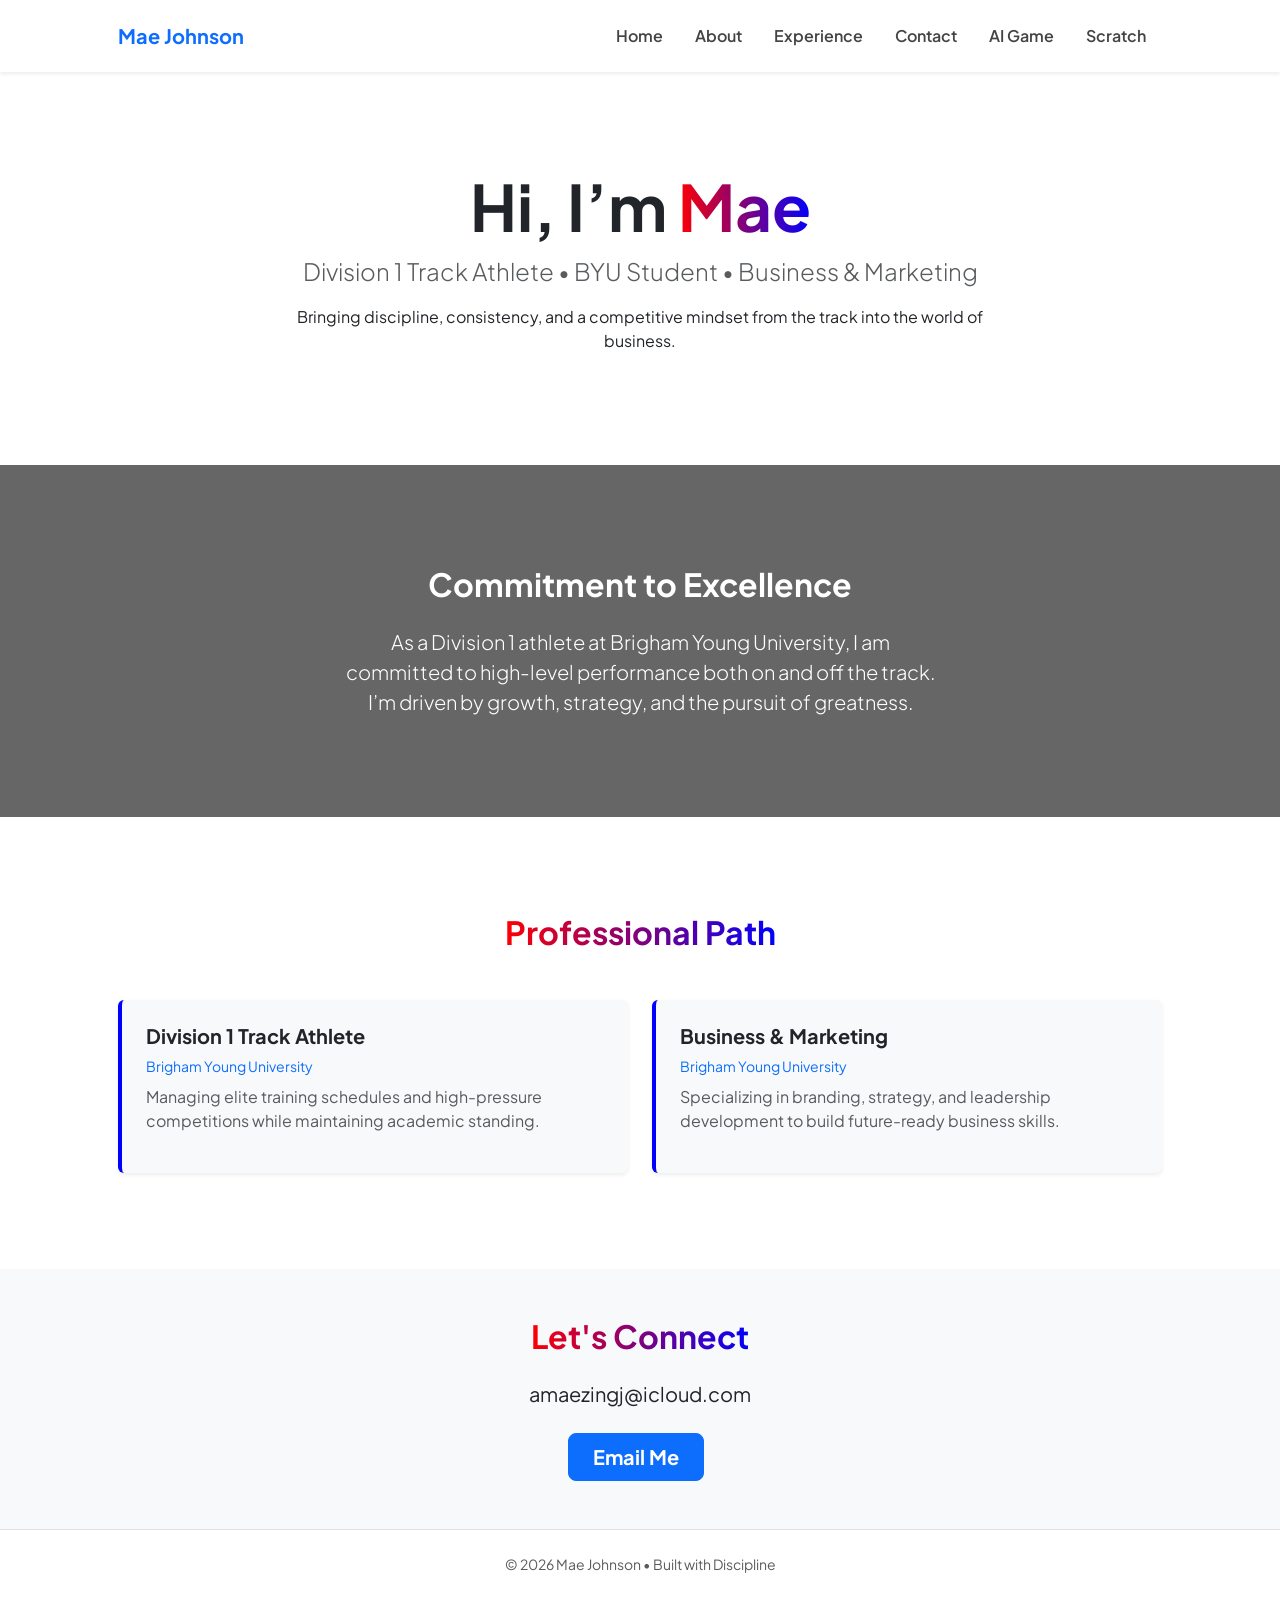
<file: index.html>
<!DOCTYPE html>
<html lang="en">
<head>
<meta charset="utf-8" />
<meta name="viewport" content="width=device-width, initial-scale=1" />
<title>Mae Johnson | Portfolio</title>

<link href="https://fonts.googleapis.com/css2?family=Plus+Jakarta+Sans:wght@300;400;600;700;800&display=swap" rel="stylesheet" />
<link href="https://cdn.jsdelivr.net/npm/bootstrap@5.2.3/dist/css/bootstrap.min.css" rel="stylesheet" />

<style>
  /* Smooth scrolling for the whole page */
  html {
    scroll-behavior: smooth;
  }

  body {
    font-family: 'Plus Jakarta Sans', sans-serif;
    padding-top: 72px; /* Prevents content from hiding behind the fixed navbar */
  }

  .text-gradient {
    background: linear-gradient(90deg, #fe0002, #0001fc);
    -webkit-background-clip: text;
    -webkit-text-fill-color: transparent;
  }

  /* Offset anchor points for nav links so headers aren't cut off */
  section {
    scroll-margin-top: 80px;
  }

  /* Aesthetic Image Section */
  .parallax-bg {
    background-image: linear-gradient(rgba(0, 0, 0, 0.6), rgba(0, 0, 0, 0.6)), 
      url('https://byucougars.com/track-facilities');
    background-attachment: fixed;
    background-position: center;
    background-repeat: no-repeat;
    background-size: cover;
    padding: 100px 0;
    color: white;
  }

  .experience-card {
    border: none;
    border-left: 4px solid #0001fc;
    transition: transform 0.3s ease;
  }

  .experience-card:hover {
    transform: translateY(-5px);
  }

  .nav-link {
    font-weight: 600;
    color: #444 !important;
    transition: color 0.2s ease;
  }

  .nav-link:hover {
    color: #0001fc !important;
  }
</style>
</head>

<body class="d-flex flex-column h-100">

<nav class="navbar navbar-expand-lg navbar-light bg-white py-3 shadow-sm fixed-top">
  <div class="container px-5">
    <a class="navbar-brand fw-bold text-primary" href="#">Mae Johnson</a>
    
    <button class="navbar-toggler" type="button" data-bs-toggle="collapse" data-bs-target="#navbarNav" aria-controls="navbarNav" aria-expanded="false" aria-label="Toggle navigation">
      <span class="navbar-toggler-icon"></span>
    </button>
    
    <div class="collapse navbar-collapse" id="navbarNav">
      <ul class="navbar-nav ms-auto">
        <li class="nav-item">
          <a class="nav-link px-3" href="#">Home</a>
        </li>
        <li class="nav-item">
          <a class="nav-link px-3" href="#about">About</a>
        </li>
        <li class="nav-item">
          <a class="nav-link px-3" href="#experience">Experience</a>
        </li>
        <li class="nav-item">
          <a class="nav-link px-3" href="#contact">Contact</a>
        </li>
        <li class="nav-item">
          <a class="nav-link px-3 text-primary" href="AIgame.html">AI Game</a>
        </li>
        <li class="nav-item">
          <a class="nav-link px-3" href="scratch.html">Scratch</a>
        </li>
      </ul>
    </div>
  </div>
</nav>

<header class="py-5">
  <div class="container px-5">
    <div class="row justify-content-center">
      <div class="col-lg-8 text-center py-5">
        <h1 class="display-3 fw-bold">
          Hi, I’m <span class="text-gradient">Mae</span>
        </h1>
        <p class="lead text-muted fs-4">
          Division 1 Track Athlete • BYU Student • Business & Marketing
        </p>
        <p class="mt-3">
          Bringing discipline, consistency, and a competitive mindset from the track into the world of business.
        </p>
      </div>
    </div>
  </div>
</header>

<section id="about" class="parallax-bg">
  <div class="container px-5 text-center">
    <div class="row justify-content-center">
      <div class="col-lg-7">
        <h2 class="fw-bold mb-4 text-white">Commitment to Excellence</h2>
        <p class="lead mb-0">
          As a Division 1 athlete at Brigham Young University, I am committed to high-level performance both on and off the track. I’m driven by growth, strategy, and the pursuit of greatness.
        </p>
      </div>
    </div>
  </div>
</section>

<section id="experience" class="py-5 mt-5">
  <div class="container px-5">
    <h2 class="text-center fw-bold mb-5">
      <span class="text-gradient">Professional Path</span>
    </h2>

    <div class="row g-4">
      <div class="col-md-6">
        <div class="card experience-card bg-light p-4 h-100 shadow-sm">
          <h5 class="fw-bold">Division 1 Track Athlete</h5>
          <p class="text-primary small mb-2">Brigham Young University</p>
          <p class="text-muted">
            Managing elite training schedules and high-pressure competitions while maintaining academic standing.
          </p>
        </div>
      </div>

      <div class="col-md-6">
        <div class="card experience-card bg-light p-4 h-100 shadow-sm">
          <h5 class="fw-bold">Business & Marketing</h5>
          <p class="text-primary small mb-2">Brigham Young University</p>
          <p class="text-muted">
            Specializing in branding, strategy, and leadership development to build future-ready business skills.
          </p>
        </div>
      </div>
    </div>
  </div>
</section>

<section id="contact" class="py-5 bg-light mt-5">
  <div class="container px-5 text-center">
    <h2 class="fw-bold mb-4">
      <span class="text-gradient">Let's Connect</span>
    </h2>
    <p class="fs-5">amaezingj@icloud.com</p>
    <div class="mt-4">
        <a href="mailto:amaezingj@icloud.com" class="btn btn-primary btn-lg px-4 me-md-2 fw-bold">Email Me</a>
    </div>
  </div>
</section>

<footer class="bg-white py-4 mt-auto text-center border-top">
  <div class="container">
    <div class="small text-muted">© 2026 Mae Johnson • Built with Discipline</div>
  </div>
</footer>

<script src="https://cdn.jsdelivr.net/npm/bootstrap@5.2.3/dist/js/bootstrap.bundle.min.js"></script>

</body>
</html>
</file>
